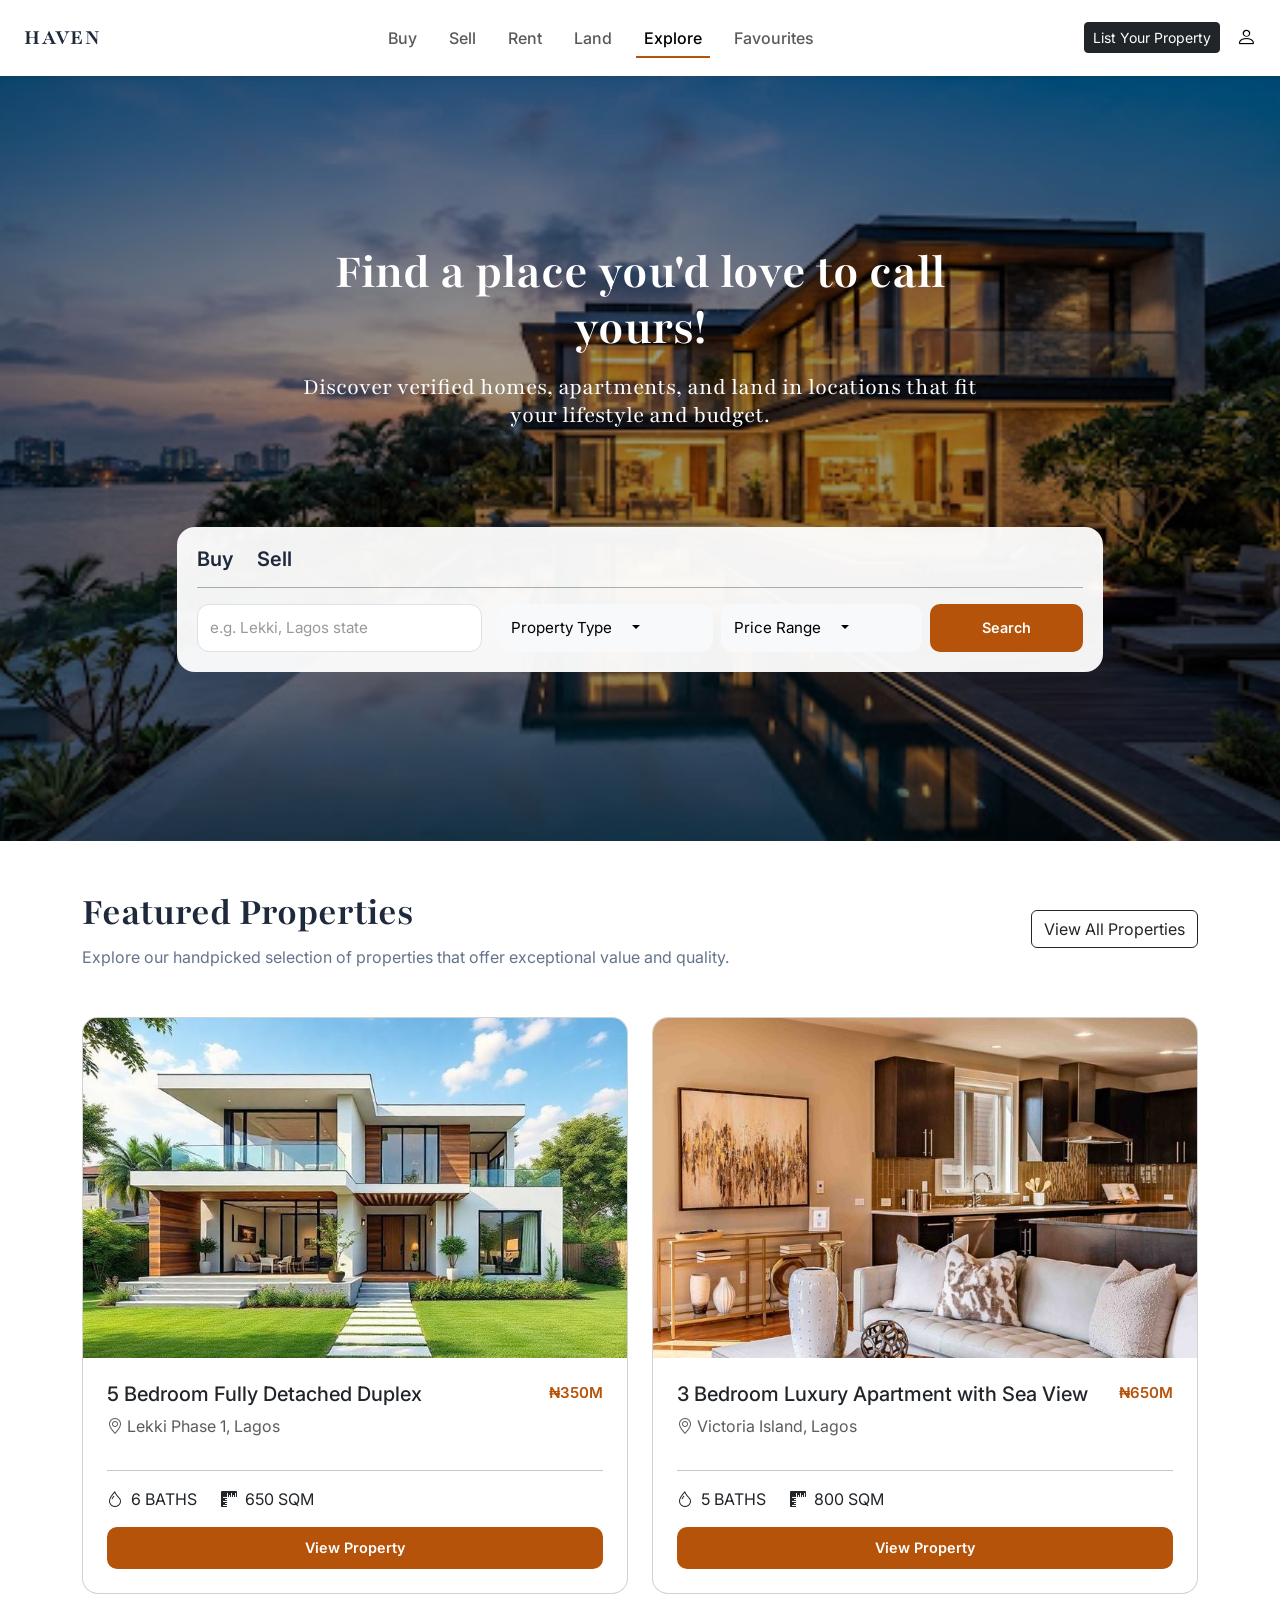
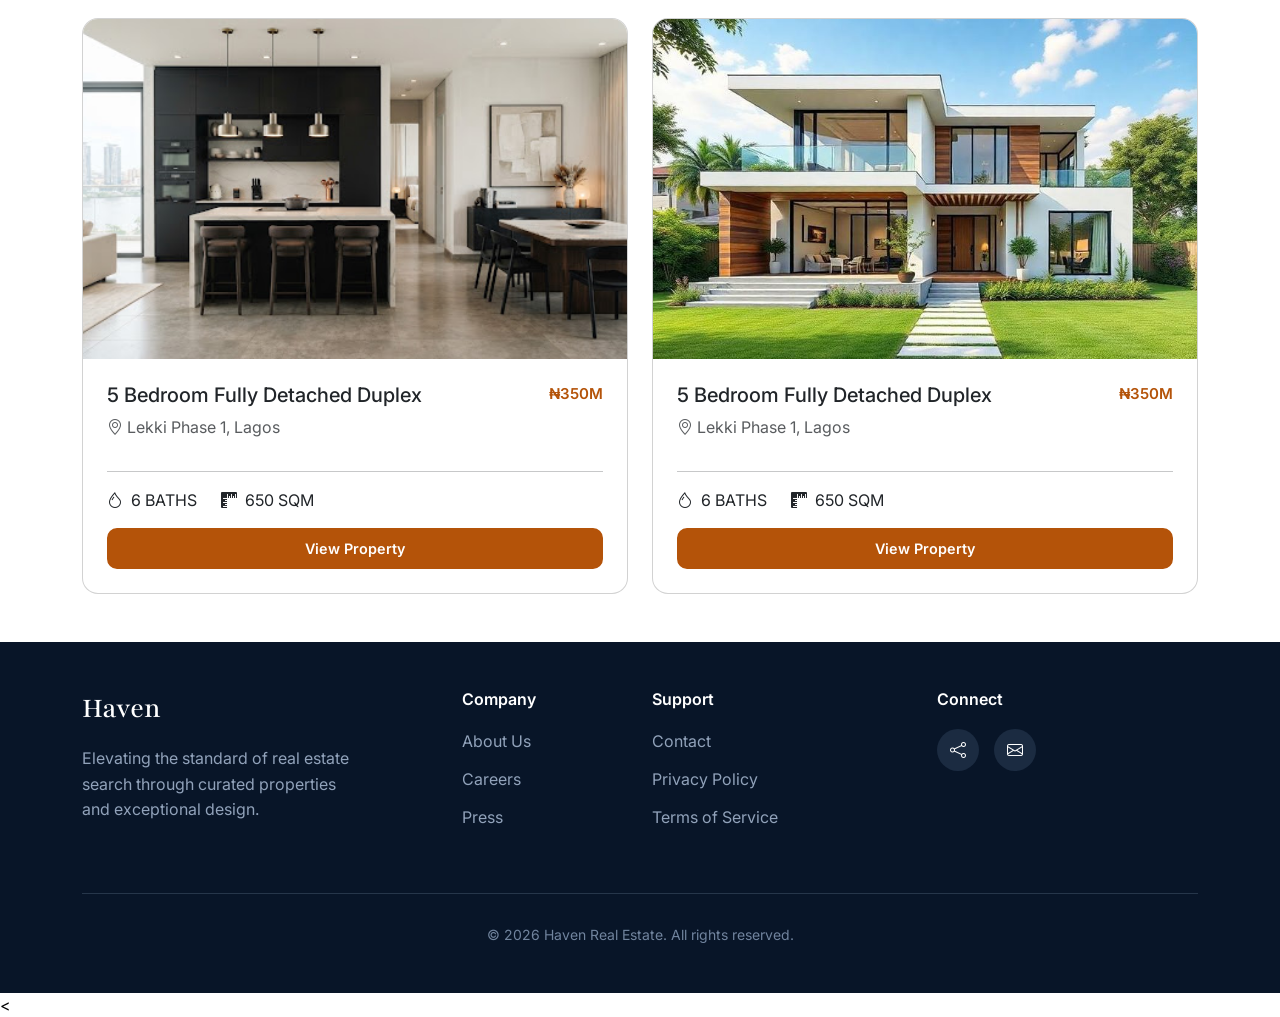
<file: index.html>
<!DOCTYPE html>
<html lang="en">

    <head>
        <meta charset="UTF-8">
        <meta name="viewport" content="width=device-width, initial-scale=1.0">

        <title>Haven Marketplace</title>

        <!-- Google Fonts -->
        <link rel="preconnect" href="https://fonts.googleapis.com">
        <link rel="preconnect" href="https://fonts.gstatic.com" crossorigin>
        <link
            href="https://fonts.googleapis.com/css2?family=Alex+Brush&family=Dancing+Script&family=Edu+NSW+ACT+Cursive:wght@400..700&family=Inter:ital,opsz,wght@0,14..32,100..900;1,14..32,100..900&family=Montserrat:wght@900&family=Playfair:ital,opsz,wght@0,5..1200,300..900;1,5..1200,300..900&family=Rubik:ital,wght@0,300..900;1,300..900&display=swap"
            rel="stylesheet">

        <!-- Bootstrap Icons -->
        <link
            rel="stylesheet"
            href="https://cdn.jsdelivr.net/npm/bootstrap-icons@1.11.3/font/bootstrap-icons.min.css">

        <!-- Bootstrap -->
        <link
            href="https://cdn.jsdelivr.net/npm/bootstrap@5.3.3/dist/css/bootstrap.min.css"
            rel="stylesheet">

        <!-- Haven CSS -->
        <link rel="stylesheet" href="haven.css">
    </head>

    <body>

        <nav
            class="navbar navbar-expand-lg navbar-light fixed-top bg-white shadow-sm">
            <div class="container-fluid px-3 px-lg-4">

                <a class="navbar-brand fw-bolder" href="index.html">
                    HAVEN
                </a>

                <button
                    class="navbar-toggler"
                    type="button"
                    data-bs-toggle="collapse"
                    data-bs-target="#navbarSupportedContent"
                    aria-controls="navbarSupportedContent"
                    aria-expanded="false"
                    aria-label="Toggle navigation">

                    <span class="navbar-toggler-icon"></span>
                </button>

                <div class="collapse navbar-collapse"
                    id="navbarSupportedContent">

                    <ul
                        class="navbar-nav mx-auto mb-2 mb-lg-0 align-items-center gap-1 gap-lg-3">

                        <li class="nav-item">
                            <a class="nav-link fw-medium"
                                href="buy.html">Buy</a>
                        </li>

                        <li class="nav-item">
                            <a class="nav-link fw-medium"
                                href="sell.html">Sell</a>
                        </li>

                        <li class="nav-item">
                            <a class="nav-link fw-medium"
                                href="rent.html">Rent</a>
                        </li>

                        <li class="nav-item">
                            <a class="nav-link fw-medium"
                                href="land.html">Land</a>
                        </li>

                        <li class="nav-item">
                            <a class="nav-link active fw-medium"
                                href="index.html">
                                Explore
                            </a>
                        </li>

                        <li class="nav-item">
                            <a class="nav-link fw-medium"
                                href="favourites.html">
                                Favourites
                            </a>
                        </li>

                    </ul>

                    <div class="d-flex align-items-center gap-2 gap-lg-3">

                        <a href="property.html" class="btn btn-dark btn-sm">
                            List Your Property
                        </a>

                        <i class="bi bi-person fs-5"></i>

                    </div>

                </div>
            </div>
        </nav>


        <section class="home">

            <div class="container">

                <div class="row justify-content-center mb-5">

                    <div class="col-lg-8 text-center">

                        <div class="home-copy">

                            <h1>
                                Find a place you'd love to call yours!
                            </h1>

                            <h3>
                                Discover verified homes, apartments, and land
                                in locations that fit your lifestyle and budget.
                            </h3>

                        </div>

                    </div>

                </div>

                <!-- SEARCH BOX -->
                <div class="row justify-content-center">

                    <div class="col-lg-10">

                        <div class="home-search">

                            <!-- Buy / Sell -->
                            <div class="top-text d-flex gap-4 mb-3">

                                <h5 class="home-search-buy mb-0">
                                    Buy
                                </h5>

                                <h5 class="home-search-sell mb-0">
                                    Sell
                                </h5>

                            </div>

                            <hr>

                            <!-- SEARCH CONTROLS -->
                            <div class="row g-3 align-items-center">

                                <!-- Location -->
                                <div class="col-12 col-md-6 col-lg-4">

                                    <input
                                        type="text"
                                        id="locationInput"
                                        class="form-control"
                                        placeholder="e.g. Lekki, Lagos state"
                                        aria-label="Search location">

                                </div>

                                <!-- Filters + Search -->
                                <div class="col-12 col-md-6 col-lg-8">

                                    <div
                                        class="d-flex flex-column flex-md-row gap-2">

                                        <!-- PROPERTY TYPE -->
                                        <div class="dropdown flex-grow-1">

                                            <button
                                                id="propertyTypeBtn"
                                                class="btn btn-light dropdown-toggle w-100 text-start"
                                                type="button"
                                                data-bs-toggle="dropdown"
                                                data-bs-display="static"
                                                aria-expanded="false">

                                                Property Type

                                            </button>

                                            <ul class="dropdown-menu w-100">

                                                <li>
                                                    <a
                                                        class="dropdown-item property-type-option"
                                                        href="#"
                                                        data-type="House">
                                                        House
                                                    </a>
                                                </li>

                                                <li>
                                                    <a
                                                        class="dropdown-item property-type-option"
                                                        href="#"
                                                        data-type="Apartment">
                                                        Apartment
                                                    </a>
                                                </li>

                                                <li>
                                                    <a
                                                        class="dropdown-item property-type-option"
                                                        href="#"
                                                        data-type="Land">
                                                        Land
                                                    </a>
                                                </li>

                                                <li>
                                                    <a
                                                        class="dropdown-item property-type-option"
                                                        href="#"
                                                        data-type="Shop">
                                                        Shop
                                                    </a>
                                                </li>

                                            </ul>

                                        </div>

                                        <!-- PRICE RANGE -->
                                        <div class="dropdown flex-grow-1">

                                            <button
                                                id="priceRangeBtn"
                                                class="btn btn-light dropdown-toggle w-100 text-start"
                                                type="button"
                                                data-bs-toggle="dropdown"
                                                data-bs-display="static"
                                                aria-expanded="false">

                                                Price Range

                                            </button>

                                            <ul class="dropdown-menu w-100">

                                                <li>
                                                    <a
                                                        class="dropdown-item price-option"
                                                        href="#"
                                                        data-price="under50">
                                                        Under ₦50M
                                                    </a>
                                                </li>

                                                <li>
                                                    <a
                                                        class="dropdown-item price-option"
                                                        href="#"
                                                        data-price="50-150">
                                                        ₦50M - ₦150M
                                                    </a>
                                                </li>

                                                <li>
                                                    <a
                                                        class="dropdown-item price-option"
                                                        href="#"
                                                        data-price="150-300">
                                                        ₦150M - ₦300M
                                                    </a>
                                                </li>

                                                <li>
                                                    <a
                                                        class="dropdown-item price-option"
                                                        href="#"
                                                        data-price="over300">
                                                        Over ₦300M
                                                    </a>
                                                </li>

                                            </ul>

                                        </div>

                                        <!-- SEARCH BUTTON -->
                                        <button
                                            id="searchBtn"
                                            type="button"
                                            class="btn btn-haven flex-grow-1"
                                            style="min-height: 48px;">

                                            Search

                                        </button>

                                    </div>

                                </div>

                            </div>

                        </div>

                    </div>

                </div>

            </div>

        </section>

        <!-- =========================
         FEATURED PROPERTIES
    ========================== -->
        <section class="featured-properties">

            <div class="container">

                <!-- Section Heading -->
                <div class="row align-items-center my-5">

                    <div class="col-md-8 text-start">

                        <h1 class="featured-properties1 mb-2">
                            Featured Properties
                        </h1>

                        <p class="featured-properties2 mb-0">
                            Explore our handpicked selection of properties
                            that offer exceptional value and quality.
                        </p>

                    </div>

                    <div class="col-md-4 text-md-end text-start mt-3 mt-md-0">

                        <a href="property.html" class="btn btn-outline-dark">
                            View All Properties
                        </a>

                    </div>

                </div>

                <!-- PROPERTY CARDS -->
                <div class="row row-cols-1 row-cols-md-2 g-4" id="propertyList">

                    <!-- ================= CARD ONE ================= -->
                    <div
                        class="col property-card"
                        data-location="Lekki Phase 1, Lagos"
                        data-type="House"
                        data-price="350">

                        <div class="card h-100 rounded-4 overflow-hidden">

                            <img
                                src="assets/download.jfif"
                                class="card-img-top property-img"
                                alt="5 Bedroom Fully Detached Duplex">

                            <div class="card-body p-4 d-flex flex-column">

                                <div
                                    class="d-flex justify-content-between align-items-start gap-2 mb-2">

                                    <h5 class="card-title mb-0">
                                        5 Bedroom Fully Detached Duplex
                                    </h5>

                                    <span class="property-price">
                                        ₦350M
                                    </span>

                                </div>

                                <p class="text-muted mb-3">
                                    <i class="bi bi-geo-alt"></i>
                                    Lekki Phase 1, Lagos
                                </p>

                                <hr class="my-3">

                                <div
                                    class="d-flex justify-content-start gap-4 mb-3 flex-wrap">

                                    <div>
                                        <i class="bi bi-droplet"></i>
                                        <span class="ms-1">6 BATHS</span>
                                    </div>

                                    <div>
                                        <i class="bi bi-rulers"></i>
                                        <span class="ms-1">650 SQM</span>
                                    </div>

                                </div>

                                <a href="#" class="btn btn-haven w-100 mt-auto">
                                    View Property
                                </a>

                            </div>

                        </div>

                    </div>

                    <!-- ================= CARD TWO ================= -->
                    <div
                        class="col property-card"
                        data-location="Victoria Island, Lagos"
                        data-type="Apartment"
                        data-price="650">

                        <div class="card h-100 rounded-4 overflow-hidden">

                            <img
                                src="assets/Seattle Real Estate Photography By Gavin Haag Photography.jfif"
                                class="card-img-top property-img"
                                alt="3 Bedroom Luxury Apartment with Sea View">

                            <div class="card-body p-4 d-flex flex-column">

                                <div
                                    class="d-flex justify-content-between align-items-start gap-2 mb-2">

                                    <h5 class="card-title mb-0">
                                        3 Bedroom Luxury Apartment with Sea View
                                    </h5>

                                    <span class="property-price">
                                        ₦650M
                                    </span>

                                </div>

                                <p class="text-muted mb-3">
                                    <i class="bi bi-geo-alt"></i>
                                    Victoria Island, Lagos
                                </p>

                                <hr class="my-3">

                                <div
                                    class="d-flex justify-content-start gap-4 mb-3 flex-wrap">

                                    <div>
                                        <i class="bi bi-droplet"></i>
                                        <span class="ms-1">5 BATHS</span>
                                    </div>

                                    <div>
                                        <i class="bi bi-rulers"></i>
                                        <span class="ms-1">800 SQM</span>
                                    </div>

                                </div>

                                <a href="#" class="btn btn-haven w-100 mt-auto">
                                    View Property
                                </a>

                            </div>

                        </div>

                    </div>

                    <!-- ================= CARD THREE ================= -->
                    <div
                        class="col property-card"
                        data-location="Lekki Phase 1, Lagos"
                        data-type="House"
                        data-price="350">

                        <div class="card h-100 rounded-4 overflow-hidden">

                            <img
                                src="assets/haven_home_image_3.png"
                                class="card-img-top property-img"
                                alt="5 Bedroom Fully Detached Duplex">

                            <div class="card-body p-4 d-flex flex-column">

                                <div
                                    class="d-flex justify-content-between align-items-start gap-2 mb-2">

                                    <h5 class="card-title mb-0">
                                        5 Bedroom Fully Detached Duplex
                                    </h5>

                                    <span class="property-price">
                                        ₦350M
                                    </span>

                                </div>

                                <p class="text-muted mb-3">
                                    <i class="bi bi-geo-alt"></i>
                                    Lekki Phase 1, Lagos
                                </p>

                                <hr class="my-3">

                                <div
                                    class="d-flex justify-content-start gap-4 mb-3 flex-wrap">

                                    <div>
                                        <i class="bi bi-droplet"></i>
                                        <span class="ms-1">6 BATHS</span>
                                    </div>

                                    <div>
                                        <i class="bi bi-rulers"></i>
                                        <span class="ms-1">650 SQM</span>
                                    </div>

                                </div>

                                <a href="#" class="btn btn-haven w-100 mt-auto">
                                    View Property
                                </a>

                            </div>

                        </div>

                    </div>

                    <!-- ================= CARD FOUR ================= -->
                    <div
                        class="col property-card"
                        data-location="Lekki Phase 1, Lagos"
                        data-type="House"
                        data-price="350">

                        <div class="card h-100 rounded-4 overflow-hidden">

                            <img
                                src="assets/download.jfif"
                                class="card-img-top property-img"
                                alt="5 Bedroom Fully Detached Duplex">

                            <div class="card-body p-4 d-flex flex-column">

                                <div
                                    class="d-flex justify-content-between align-items-start gap-2 mb-2">

                                    <h5 class="card-title mb-0">
                                        5 Bedroom Fully Detached Duplex
                                    </h5>

                                    <span class="property-price">
                                        ₦350M
                                    </span>

                                </div>

                                <p class="text-muted mb-3">

                                    <i class="bi bi-geo-alt"></i>
                                    Lekki Phase 1, Lagos

                                </p>

                                <hr class="my-3">

                                <div
                                    class="d-flex justify-content-start gap-4 mb-3 flex-wrap">

                                    <div>
                                        <i class="bi bi-droplet"></i>
                                        <span class="ms-1">6 BATHS</span>
                                    </div>

                                    <div>
                                        <i class="bi bi-rulers"></i>
                                        <span class="ms-1">650 SQM</span>
                                    </div>

                                </div>

                                <a href="#" class="btn btn-haven w-100 mt-auto">
                                    View Property
                                </a>

                            </div>

                        </div>

                    </div>

                </div>

                <!-- NO RESULTS MESSAGE -->
                <div
                    id="noResults"
                    class="text-center py-5 d-none">

                    <h4>No properties found</h4>

                    <p class="text-muted">
                        Try changing your location, property type,
                        or price range.
                    </p>

                </div>

            </div>

        </section>

        <!-- =========================
         FOOTER
    ========================== -->
        <footer class="haven-footer mt-5">

            <div class="container py-5">

                <div class="row gy-4">

                    <!-- Haven -->
                    <div class="col-lg-4">

                        <h3 class="footer-logo">
                            Haven
                        </h3>

                        <p class="footer-text">
                            Elevating the standard of real estate search
                            through curated properties and exceptional design.
                        </p>

                    </div>

                    <!-- Company -->
                    <div class="col-6 col-lg-2">

                        <h6 class="footer-heading">
                            Company
                        </h6>

                        <ul class="footer-links">

                            <li>
                                <a href="#">About Us</a>
                            </li>

                            <li>
                                <a href="#">Careers</a>
                            </li>

                            <li>
                                <a href="#">Press</a>
                            </li>

                        </ul>

                    </div>

                    <!-- Support -->
                    <div class="col-6 col-lg-3">

                        <h6 class="footer-heading">
                            Support
                        </h6>

                        <ul class="footer-links">

                            <li>
                                <a href="#">Contact</a>
                            </li>

                            <li>
                                <a href="#">Privacy Policy</a>
                            </li>

                            <li>
                                <a href="#">Terms of Service</a>
                            </li>

                        </ul>

                    </div>

                    <!-- Connect -->
                    <div class="col-lg-3">

                        <h6 class="footer-heading">
                            Connect
                        </h6>

                        <div class="footer-socials">

                            <a href="#" class="social-icon" aria-label="Share">
                                <i class="bi bi-share"></i>
                            </a>

                            <a href="#" class="social-icon" aria-label="Email">
                                <i class="bi bi-envelope"></i>
                            </a>

                        </div>

                    </div>

                </div>

                <!-- Footer Bottom -->
                <div class="footer-bottom">

                    <p>
                        © 2026 Haven Real Estate. All rights reserved.
                    </p>

                </div>

            </div>

        </footer>

        <!-- Bootstrap JS -->
        <script
            src="https://cdn.jsdelivr.net/npm/bootstrap@5.3.3/dist/js/bootstrap.bundle.min.js">
    </script>

        <!-- Haven JS -->
        <script src="haven.js"></script>
        <

    </body>

</html>
</file>
<file: haven.css>
/* =========================
   HAVEN DESIGN SYSTEM - CSS CONSOLIDATED
   A single, clean stylesheet for the entire site
========================= */

:root {
    --primary-color: #1E293B;
    --accent-color: #B45309;
    --tertiary-color: #FCFBF7;
    --neutral-color: #64748B;
    --text-color: #000000;
    --white: #ffffff;
    --border-radius: 12px;
    --shadow-sm: 0 4px 12px rgba(15, 23, 42, 0.08);
    --shadow-md: 0 12px 30px rgba(15, 23, 42, 0.15);
    --transition: 0.3s ease;
}

* {
    margin: 0;
    padding: 0;
    box-sizing: border-box;
}

body {
    padding-top: 76px;
    font-family: "Inter", sans-serif;
    color: var(--text-color);
    background-color: var(--white);
}


    .navbar {
        min-height: 76px;
        box-shadow: 0 2px 8px rgba(0, 0, 0, 0.08);
    }

    .navbar-brand {
        color: var(--primary-color);
        font-family: "Playfair", serif;
        font-weight: 600;
        letter-spacing: 0.08em;
        font-size: 1.4rem;
    }

    .navbar-brand:hover {
        color: var(--primary-color);
    }

    .nav-link {
        position: relative;
    }

    .nav-link::after {
        content: "";
        position: absolute;
        bottom: 0;
        left: 0;
        width: 0;
        height: 2px;
        background-color: var(--accent-color);
        transition: width 0.8s ease;
    }

    .nav-link:hover::after,
    .nav-link.active::after {
        width: 100%;
    }

    .home {
        position: relative;
        background-image: url("assets/haven_home_image_1.png");
        background-size: cover;
        background-position: center;
        background-repeat: no-repeat;
        min-height: 85vh;
        display: flex;
        align-items: center;
        padding: 3rem 0;
    }

    .home::before {
        content: "";
        position: absolute;
        inset: 0;
        background: rgba(0, 0, 0, 0.4);
    }

    .home .container {
        position: relative;
        z-index: 1;
    }

    .home-copy {
        margin-bottom: 3rem;
    }

    .home-copy h1 {
        font-family: "Playfair", serif;
        font-size: clamp(2.2rem, 4vw, 4.5rem);
        line-height: 1.1;
        font-weight: 700;
        color: var(--white);
        margin-bottom: 1rem;
    }

    .home-copy h3 {
        font-family: "playfair", serif;
        font-size: clamp(1rem, 2vw, 1.5rem);
        font-weight: 400;
        color: var(--white);
        max-width: 720px;
        margin: 0 auto;
    }

    .home-search {
        background: rgba(255, 255, 255, 0.95);
        border-radius: 18px;
        box-shadow: 0 12px 30px rgba(15, 23, 42, 0.15);
        padding: 1.25rem;
    }

    .home-search-buy:hover,
    .home-search-sell:hover {
        text-decoration: underline;
        text-decoration-color: var(--accent-color);
        text-decoration-thickness: 2px;
        text-underline-offset: 5px;
    }

    .top-text h5 {
        color: var(--primary-color);
        font-weight: 600;
        cursor: pointer;
    }

    .home-search hr {
        margin: 0.75rem 0 1rem;
        opacity: 0.3;
    }

    .form-control,
    .btn-light,
    .btn-primary {
        border-radius: 12px;
        min-height: 48px;
        font-size: 0.95rem;
    }

    .form-control::placeholder {
        color: #999;
    }

    .btn-primary {
        background-color: var(--accent-color);
        border-color: var(--accent-color);
    }

    .btn-primary:hover,
    .btn-primary:focus {
        background-color: #9a4705;
        border-color: #9a4705;
    }

    .home-search .dropdown-toggle::after {
        margin-left: 1rem;
    }

    .featured-properties1 {
        font-weight: 700;
        color: var(--primary-color);
        font-family: "Playfair", serif;
    }

    .featured-properties2 {
        font-family: "Inter", sans-serif;
        color: var(--neutral-color);
    }

    .property-price {
        color: var(--accent-color);
        font-weight: 600;
        white-space: nowrap;
        flex-shrink: 0;
    }

    .property-img {
        transition: transform 0.3s ease;
        width: 100%;
        height: auto;
        aspect-ratio: 16 / 10;
        object-fit: cover;
        display: block;
    }

    .card:hover .property-img {
        transform: scale(1.05);
    }

    .haven-footer {
        background-color: #081528;
        color: white;
    }

    .footer-logo {
        font-family: "Playfair", serif;
        font-size: 30px;
        margin-bottom: 20px;
    }

    .footer-text {
        color: #91a2ba;
        max-width: 280px;
        line-height: 1.6;
    }

    .footer-heading {
        font-weight: 600;
        margin-bottom: 20px;
    }

    .footer-links {
        list-style: none;
        padding: 0;
        margin: 0;
    }

    .footer-links li {
        margin-bottom: 14px;
    }

    .footer-links a {
        color: #91a2ba;
        text-decoration: none;
        transition: 0.3s ease;
    }

    .footer-links a:hover {
        color: white;
    }

    .footer-socials {
        display: flex;
        gap: 15px;
    }

    .social-icon {
        width: 42px;
        height: 42px;
        border-radius: 50%;
        background-color: #1b2b41;
        color: white;

        display: flex;
        align-items: center;
        justify-content: center;

        text-decoration: none;
        transition: 0.3s ease;
    }

    .social-icon:hover {
        background-color: #c98b55;
        color: white;
    }

    .footer-bottom {
        border-top: 1px solid #26364a;
        margin-top: 50px;
        padding-top: 30px;
        text-align: center;
    }

    .footer-bottom p {
        color: #71849e;
        font-size: 14px;
        margin: 0;
    }

    .btn-haven {
        background-color: var(--accent-color);
        border: 2px solid var(--accent-color);
        color: white;
        border-radius: 10px;
        padding: 0.5rem 1.25rem;
        font-weight: 600;
        font-size: 0.9rem;
        transition: var(--transition);
        white-space: nowrap;
        display: inline-block;
        cursor: pointer;
        text-decoration: none;
    }

    .btn-haven:hover {
        background-color: #9a4705;
        border-color: #9a4705;
    }

    .btn-haven:focus {
        outline: none;
        box-shadow: 0 0 0 3px rgba(180, 83, 9, 0.2);
    }

    /* =========================
   LISTING PAGE
========================= */

    .listing-section {
        padding: 75px 0 100px;
    }


    .listing-header {
        display: flex;
        justify-content: space-between;
        align-items: end;
        margin-bottom: 65px;
    }


    .listing-title {
        font-family: "Playfair Display", serif;
        font-size: clamp(2.5rem, 5vw, 4rem);
        line-height: 1.1;
        color: #111827;
        margin-bottom: 18px;
    }


    .listing-description {
        color: var(--muted-color);
        font-size: 14px;
        line-height: 1.7;
    }


    .listing-actions {
        display: flex;
        gap: 10px;
    }


    .filter-btn {
        background: transparent;
        border: 1px solid #cbd5e1;
        border-radius: 25px;
        padding: 8px 16px;
        color: #334155;
        font-size: 12px;
        display: flex;
        align-items: center;
        gap: 7px;
    }


    .filter-btn:hover {
        background-color: var(--white);
    }


    /* =========================
   PROPERTY CARDS
========================= */

    .property-card {
        background-color: var(--white);
        border: 1px solid var(--border-color);
        border-radius: var(--border-radius);
        overflow: hidden;
        height: 100%;
        transition: transform 0.2s ease, box-shadow 0.2s ease;
    }


    .property-card:hover {
        transform: translateY(-4px);
        box-shadow: 0 12px 30px rgba(15, 23, 42, 0.08);
    }


    .property-image {
        height: 250px;
        position: relative;
        overflow: hidden;
    }


    .property-image img {
        width: 100%;
        height: 100%;
        object-fit: cover;
        display: block;
    }


    .verified-badge {
        position: absolute;
        top: 12px;
        left: 12px;
        background-color: rgba(255, 255, 255, 0.95);
        padding: 5px 9px;
        border-radius: 20px;
        font-size: 10px;
        font-weight: 600;
        color: #334155;
    }


    .verified-badge i {
        color: var(--accent-color);
    }


    .property-tag {
        position: absolute;
        left: 12px;
        bottom: 12px;
        background-color: var(--primary-color);
        color: var(--white);
        padding: 5px 10px;
        border-radius: 5px;
        font-size: 10px;
        font-weight: 600;
    }


    .property-tag.commercial {
        background-color: #b45309;
    }


    .favorite-btn {
        position: absolute;
        right: 12px;
        top: 12px;

        width: 34px;
        height: 34px;

        border: none;
        border-radius: 50%;

        background-color: rgba(255, 255, 255, 0.95);

        color: #334155;

        display: flex;
        justify-content: center;
        align-items: center;

        font-size: 17px;
    }


    .favorite-btn:hover {
        color: var(--accent-color);
    }


    .property-content {
        padding: 18px 16px;
    }


    .property-content h5 {
        font-family: "Playfair Display", serif;
        font-size: 17px;
        margin-bottom: 7px;
        color: #111827;
    }


    .property-location {
        color: var(--muted-color);
        font-size: 12px;
        margin-bottom: 12px;
    }


    .property-location i {
        color: var(--accent-color);
    }


    .property-content hr {
        border: 0;
        border-top: 1px solid var(--border-color);
        margin: 12px 0;
    }


    .property-bottom {
        display: flex;
        justify-content: space-between;
        align-items: center;
    }


    .property-price {
        color: var(--accent-color);
        font-size: 15px;
        font-weight: 600;
    }


    .property-price small {
        font-size: 10px;
        color: var(--muted-color);
        font-weight: 400;
    }


    .property-size {
        font-size: 10px;
        color: var(--muted-color);
    }


    .property-features {
        display: flex;
        gap: 12px;
        color: var(--muted-color);
        font-size: 11px;
    }


    /* =========================
   SELL PAGE
========================= */

    .sell-section {
        padding: 75px 0 100px;
    }


    .sell-header {
        margin-bottom: 50px;
    }


    .sell-header p {
        color: var(--muted-color);
        max-width: 550px;
        margin: 0 auto;
        line-height: 1.7;
    }


    .sell-eyebrow {
        display: inline-block;
        color: var(--accent-color);
        font-size: 11px;
        font-weight: 700;
        letter-spacing: 2px;
        margin-bottom: 15px;
    }


    .sell-form-card {
        background-color: var(--white);
        border: 1px solid var(--border-color);
        border-radius: 15px;
        padding: 40px;
        box-shadow: 0 10px 40px rgba(15, 23, 42, 0.04);
    }


    .form-section-title {
        font-family: "Playfair Display", serif;
        color: var(--primary-color);
        font-size: 22px;
        margin-bottom: 25px;
    }


    .form-label {
        color: #334155;
        font-size: 13px;
        font-weight: 600;
        margin-bottom: 8px;
    }


    .haven-input {
        min-height: 48px;
        border: 1px solid #dbe1e8;
        border-radius: 7px;
        font-size: 13px;
        padding: 12px 14px;
    }


    textarea.haven-input {
        min-height: 140px;
    }


    .haven-input:focus {
        border-color: var(--accent-color);
        box-shadow: 0 0 0 3px rgba(180, 83, 9, 0.08);
    }


    .form-help {
        color: var(--muted-color);
        font-size: 11px;
        margin-top: 7px;
        display: block;
    }


    .haven-submit-btn {
        background-color: var(--primary-color);
        color: var(--white);
        border: none;
        padding: 13px 24px;
        border-radius: 7px;
        font-size: 13px;
        font-weight: 600;
    }


    .haven-submit-btn:hover {
        background-color: #0f172a;
        color: var(--white);
    }


    .haven-submit-btn i {
        margin-left: 8px;
    }


    /* =========================
   RESPONSIVE
========================= */

    @media (max-width: 991px) {

        .listing-header {
            align-items: flex-start;
            flex-direction: column;
            gap: 25px;
        }

        .listing-actions {
            align-self: flex-start;
        }

        .nav-link.active::after {
            display: none;
        }

        .haven-btn {
            margin-top: 10px;
        }
    }


    @media (max-width: 767px) {

        .listing-section,
        .sell-section {
            padding: 30px 0 50px;
        }

        .listing-title {
            font-size: 2.5rem;
        }

        .listing-header {
            margin-bottom: 40px;
        }

        .property-image {
            height: 230px;
        }

        .sell-form-card {
            padding: 25px 20px;
        }

    }

    @media (max-width: 991.98px) {
        .home {
            padding: 2.5rem 0;
            min-height: 80vh;
        }

        .navbar-collapse {
            padding-top: 1rem;
        }

        .navbar-nav {
            align-items: flex-start !important;
            gap: 1rem !important;
        }

        .home-search {
            padding: 1.25rem;
        }

        .home-copy {
            margin-bottom: 2rem;
        }

        .featured-properties1 {
            font-size: 2rem;
        }
    }

    @media (max-width: 991.98px) {
        .home-search .row {
            gap: 0.75rem !important;
        }
    }

    @media (max-width: 575.98px) {
        body {
            padding-top: 64px;
        }

        .navbar {
            min-height: 64px;
        }

        .navbar-brand {
            font-size: 1.25rem;
        }

        .home {
            padding: 2rem 0;
            min-height: 75vh;
        }

        .home-copy h1 {
            margin-bottom: 0.75rem;
            font-size: 1.75rem;
        }

        .home-copy h3 {
            font-size: 0.95rem;
        }

        .home-search {
            padding: 1rem;
        }

        .home-search .row {
            gap: 0.5rem !important;
        }

        .form-control,
        .btn-light,
        .btn-primary {
            min-height: 44px;
            font-size: 0.9rem;
        }

        .btn-primary {
            margin-top: 0.5rem;
        }

        .featured-properties1 {
            font-size: 1.5rem;
        }

        .featured-properties2 {
            font-size: 0.9rem;
        }

        .property-price {
            font-size: 0.9rem;
        }

        .card-title {
            font-size: 1rem;
        }

        .card-body {
            padding: 1rem !important;
        }

        .footer-logo {
            font-size: 1.5rem;
        }
    }
</file>
